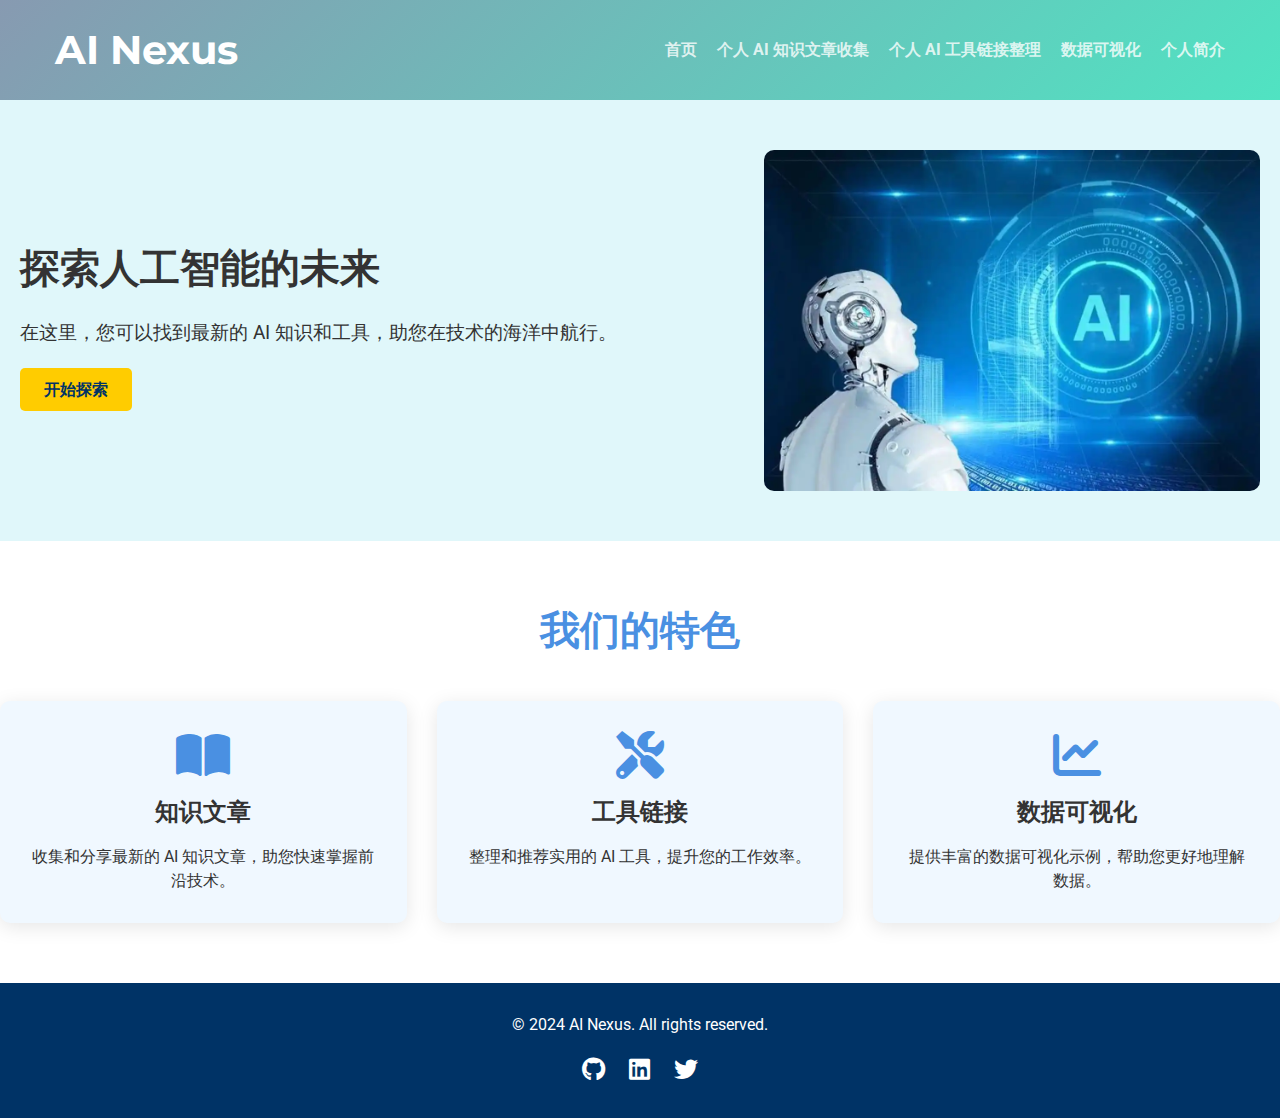
<file: index.html>
<!DOCTYPE html>
<html lang="zh">
<head>
    <meta charset="UTF-8">
    <meta name="viewport" content="width=device-width, initial-scale=1.0">
    <title>AI Nexus - 个人 AI 知识库</title>
    <link href="https://fonts.googleapis.com/css2?family=Roboto:wght@400;700&family=Montserrat:wght@700&display=swap" rel="stylesheet">
    <link rel="stylesheet" href="/css/style.css">
    <link rel="stylesheet" href="https://cdnjs.cloudflare.com/ajax/libs/font-awesome/6.0.0-beta3/css/all.min.css">
</head>
<body>
    <header>
        <div class="container">
            <h1>AI Nexus</h1>
            <nav>
                <ul>
                    <li><a href="index.html">首页</a></li>
                    <li><a href="index01.html">个人 AI 知识文章收集</a></li>
                    <li><a href="index02.html">个人 AI 工具链接整理</a></li>
                    <li><a href="index03.html">数据可视化</a></li>
                    <li><a href="index04.html">个人简介</a></li>
                </ul>
            </nav>
        </div>
    </header>

    <main>
        <section class="hero" id="home">  
            <div class="hero-content">  
                <h2>探索人工智能的未来</h2>  
                <p>在这里，您可以找到最新的 AI 知识和工具，助您在技术的海洋中航行。</p>  
                <a href="index03.html" class="btn">开始探索</a>  
            </div>  
            <img src="./image/1.jpg" alt="人工智能" class="hero-image">  
        </section>  

        <section class="features">
            <div class="container">
                <h2>我们的特色</h2>
                <div class="feature-grid">
                    <div class="feature-item">
                        <i class="fas fa-book-open"></i>
                        <h3>知识文章</h3>
                        <p>收集和分享最新的 AI 知识文章，助您快速掌握前沿技术。</p>
                    </div>
                    <div class="feature-item">
                        <i class="fas fa-tools"></i>
                        <h3>工具链接</h3>
                        <p>整理和推荐实用的 AI 工具，提升您的工作效率。</p>
                    </div>
                    <div class="feature-item">
                        <i class="fas fa-chart-line"></i>
                        <h3>数据可视化</h3>
                        <p>提供丰富的数据可视化示例，帮助您更好地理解数据。</p>
                    </div>
                </div>
            </div>
        </section>
    </main>

    <footer>
        <div class="container">
            <p>&copy; 2024 AI Nexus. All rights reserved.</p>
            <div class="social-links">
                <a href="#"><i class="fab fa-github"></i></a>
                <a href="#"><i class="fab fa-linkedin"></i></a>
                <a href="#"><i class="fab fa-twitter"></i></a>
            </div>
        </div>
    </footer>
</body>
</html>
</file>
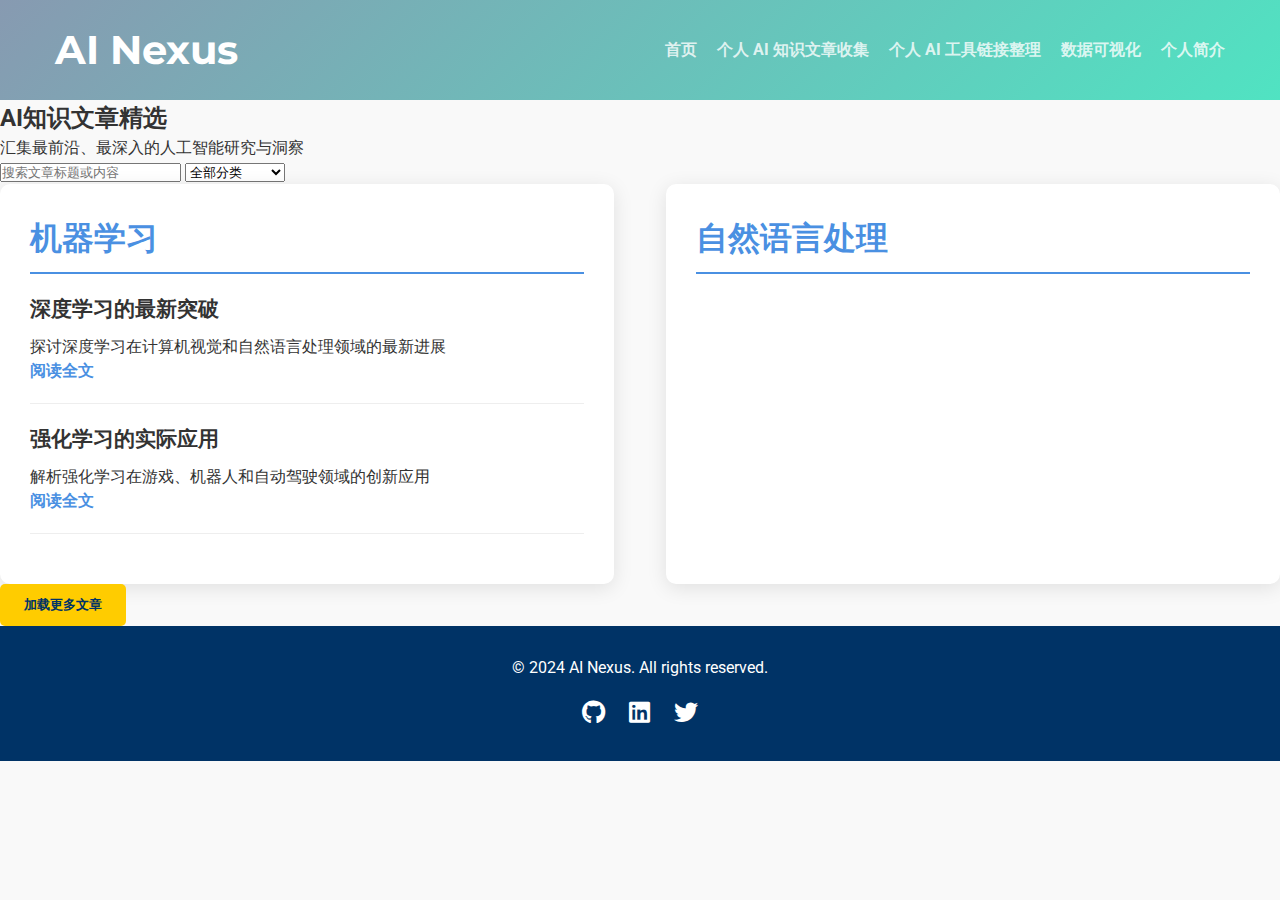
<file: index01.html>
<!DOCTYPE html>
<html lang="zh">
<head>
    <meta charset="UTF-8">
    <meta name="viewport" content="width=device-width, initial-scale=1.0">
    <title>AI知识文章收集 - AI Nexus</title>
    <link href="https://fonts.googleapis.com/css2?family=Roboto:wght@400;700&family=Montserrat:wght@700&display=swap" rel="stylesheet">
    <link rel="stylesheet" href="./css/1.css">
    <link rel="stylesheet" href="https://cdnjs.cloudflare.com/ajax/libs/font-awesome/6.0.0-beta3/css/all.min.css">
</head>
<body>
    <header>
        <div class="container">
            <h1>AI Nexus</h1>
            <nav>
                <ul>
                    <li><a href="index.html">首页</a></li>
                    <li><a href="index01.html">个人 AI 知识文章收集</a></li>
                    <li><a href="index02.html">个人 AI 工具链接整理</a></li>
                    <li><a href="index03.html">数据可视化</a></li>
                    <li><a href="index04.html">个人简介</a></li>
                </ul>
            </nav>
        </div>
    </header>

    <main>
        <section class="page-header">
            <div class="container">
                <h2>AI知识文章精选</h2>
                <p>汇集最前沿、最深入的人工智能研究与洞察</p>
            </div>
        </section>

        <section class="content-section">
            <div class="container">
                <div class="search-tools">
                    <input type="text" id="article-search" placeholder="搜索文章标题或内容">
                    <select id="category-filter">
                        <option value="all">全部分类</option>
                        <option value="机器学习">机器学习</option>
                        <option value="自然语言处理">自然语言处理</option>
                    </select>
                </div>

                <div class="article-categories">
                    <div class="category">
                        <h3>机器学习</h3>
                        <div class="article-list">
                            <article>
                                <h4>深度学习的最新突破</h4>
                                <p>探讨深度学习在计算机视觉和自然语言处理领域的最新进展</p>
                                <a href="https://www.nature.com/articles/s41586-023-06221-2" class="read-more">阅读全文</a>
                            </article>
                            <article>
                                <h4>强化学习的实际应用</h4>
                                <p>解析强化学习在游戏、机器人和自动驾驶领域的创新应用</p>
                                <a href="https://openai.com/news/" class="read-more">阅读全文</a>
                            </article>
                        </div>
                    </div>

                    <div class="category">
                        <h3>自然语言处理</h3>
                        <div class="article-list">
                            <article>
                                <h4>大语言模型的伦理挑战</h4>
                                <p>深入探讨AI语言模型的社会影响和伦理考量</p>
                                <a href="https://www.microsoft.com/en-us/research/blog/" class="read-more">阅读全文</a>
                            </article>
                            <article>
                                <h4>多语言翻译的AI革命</h4>
                                <p>分析最新的神经机器翻译技术和跨语言理解进展</p>
                                <a href="https://arxiv.org/abs/2305.15006" class="read-more">阅读全文</a>
                            </article>
                        </div>
                    </div>
                </div>

                <div class="load-more-container">
                    <button id="load-more-articles" class="btn">加载更多文章</button>
                </div>
            </div>
        </section>
    </main>

    <footer>
        <div class="container">
            <p>&copy; 2024 AI Nexus. All rights reserved.</p>
            <div class="social-links">
                <a href="#"><i class="fab fa-github"></i></a>
                <a href="#"><i class="fab fa-linkedin"></i></a>
                <a href="#"><i class="fab fa-twitter"></i></a>
            </div>
        </div>
    </footer>

    <script src="../js/01.js"></script>
</body>
</html>
</file>
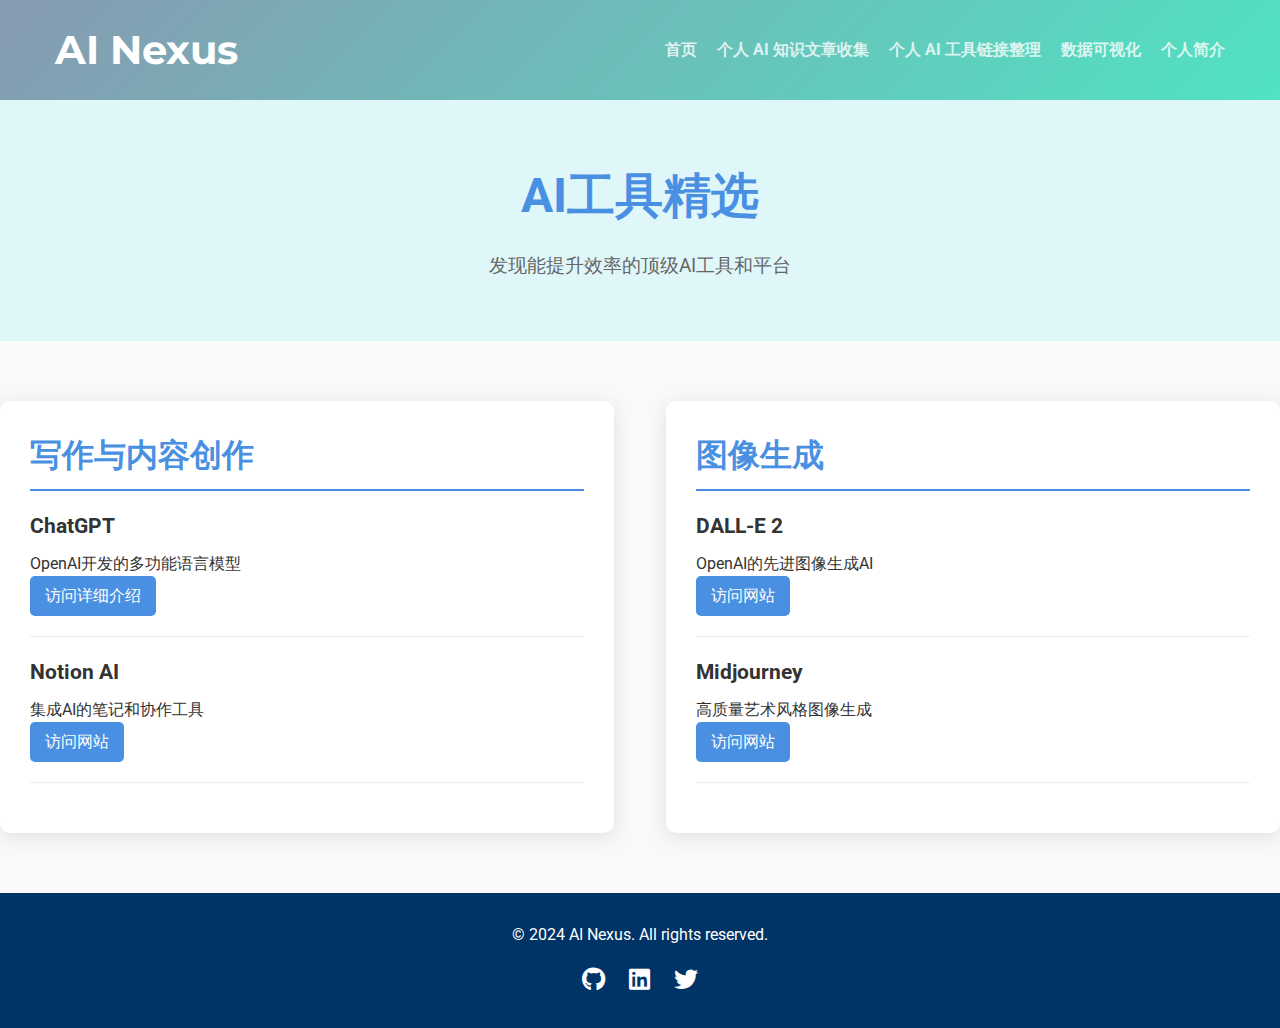
<file: index02.html>
<!DOCTYPE html>
<html lang="zh">
<head>
    <meta charset="UTF-8">
    <meta name="viewport" content="width=device-width, initial-scale=1.0">
    <title>AI工具链接整理 - AI Nexus</title>
    <link href="https://fonts.googleapis.com/css2?family=Roboto:wght@400;700&family=Montserrat:wght@700&display=swap" rel="stylesheet">
    <link rel="stylesheet" href="./css/2.css">
    <link rel="stylesheet" href="https://cdnjs.cloudflare.com/ajax/libs/font-awesome/6.0.0-beta3/css/all.min.css">
</head>
<body>
    <header>
        <div class="container">
            <h1>AI Nexus</h1>
            <nav>
                <ul>
                    <li><a href="index.html">首页</a></li>
                    <li><a href="index01.html">个人 AI 知识文章收集</a></li>
                    <li><a href="index02.html">个人 AI 工具链接整理</a></li>
                    <li><a href="index03.html">数据可视化</a></li>
                    <li><a href="index04.html">个人简介</a></li>
                </ul>
            </nav>
        </div>
    </header>

    <main>
        <section class="tools-hero">
            <div class="container">
                <h2>AI工具精选</h2>
                <p>发现能提升效率的顶级AI工具和平台</p>
            </div>
        </section>

        <section class="tools-grid">
            <div class="container">
                <div class="tool-categories">
                    <div class="tool-category">
                        <h3>写作与内容创作</h3>
                        <div class="tool-list">
                            <div class="tool-item">
                                <h4>ChatGPT</h4>
                                <p>OpenAI开发的多功能语言模型</p>
                                <a href="index0201.html" target="_blank" class="tool-link">访问详细介绍</a>
                            </div>
                            <div class="tool-item">
                                <h4>Notion AI</h4>
                                <p>集成AI的笔记和协作工具</p>
                                <a href="https://www.notion.so" target="_blank" class="tool-link">访问网站</a>
                            </div>
                        </div>
                    </div>

                    <div class="tool-category">
                        <h3>图像生成</h3>
                        <div class="tool-list">
                            <div class="tool-item">
                                <h4>DALL-E 2</h4>
                                <p>OpenAI的先进图像生成AI</p>
                                <a href="https://openai.com/dall-e-2" target="_blank" class="tool-link">访问网站</a>
                            </div>
                            <div class="tool-item">
                                <h4>Midjourney</h4>
                                <p>高质量艺术风格图像生成</p>
                                <a href="https://www.midjourney.com" target="_blank" class="tool-link">访问网站</a>
                            </div>
                        </div>
                    </div>
                </div>
            </div>
        </section>
    </main>

    <footer>
        <div class="container">
            <p>&copy; 2024 AI Nexus. All rights reserved.</p>
            <div class="social-links">
                <a href="#"><i class="fab fa-github"></i></a>
                <a href="#"><i class="fab fa-linkedin"></i></a>
                <a href="#"><i class="fab fa-twitter"></i></a>
            </div>
        </div>
    </footer>
</body>
</html>
</file>
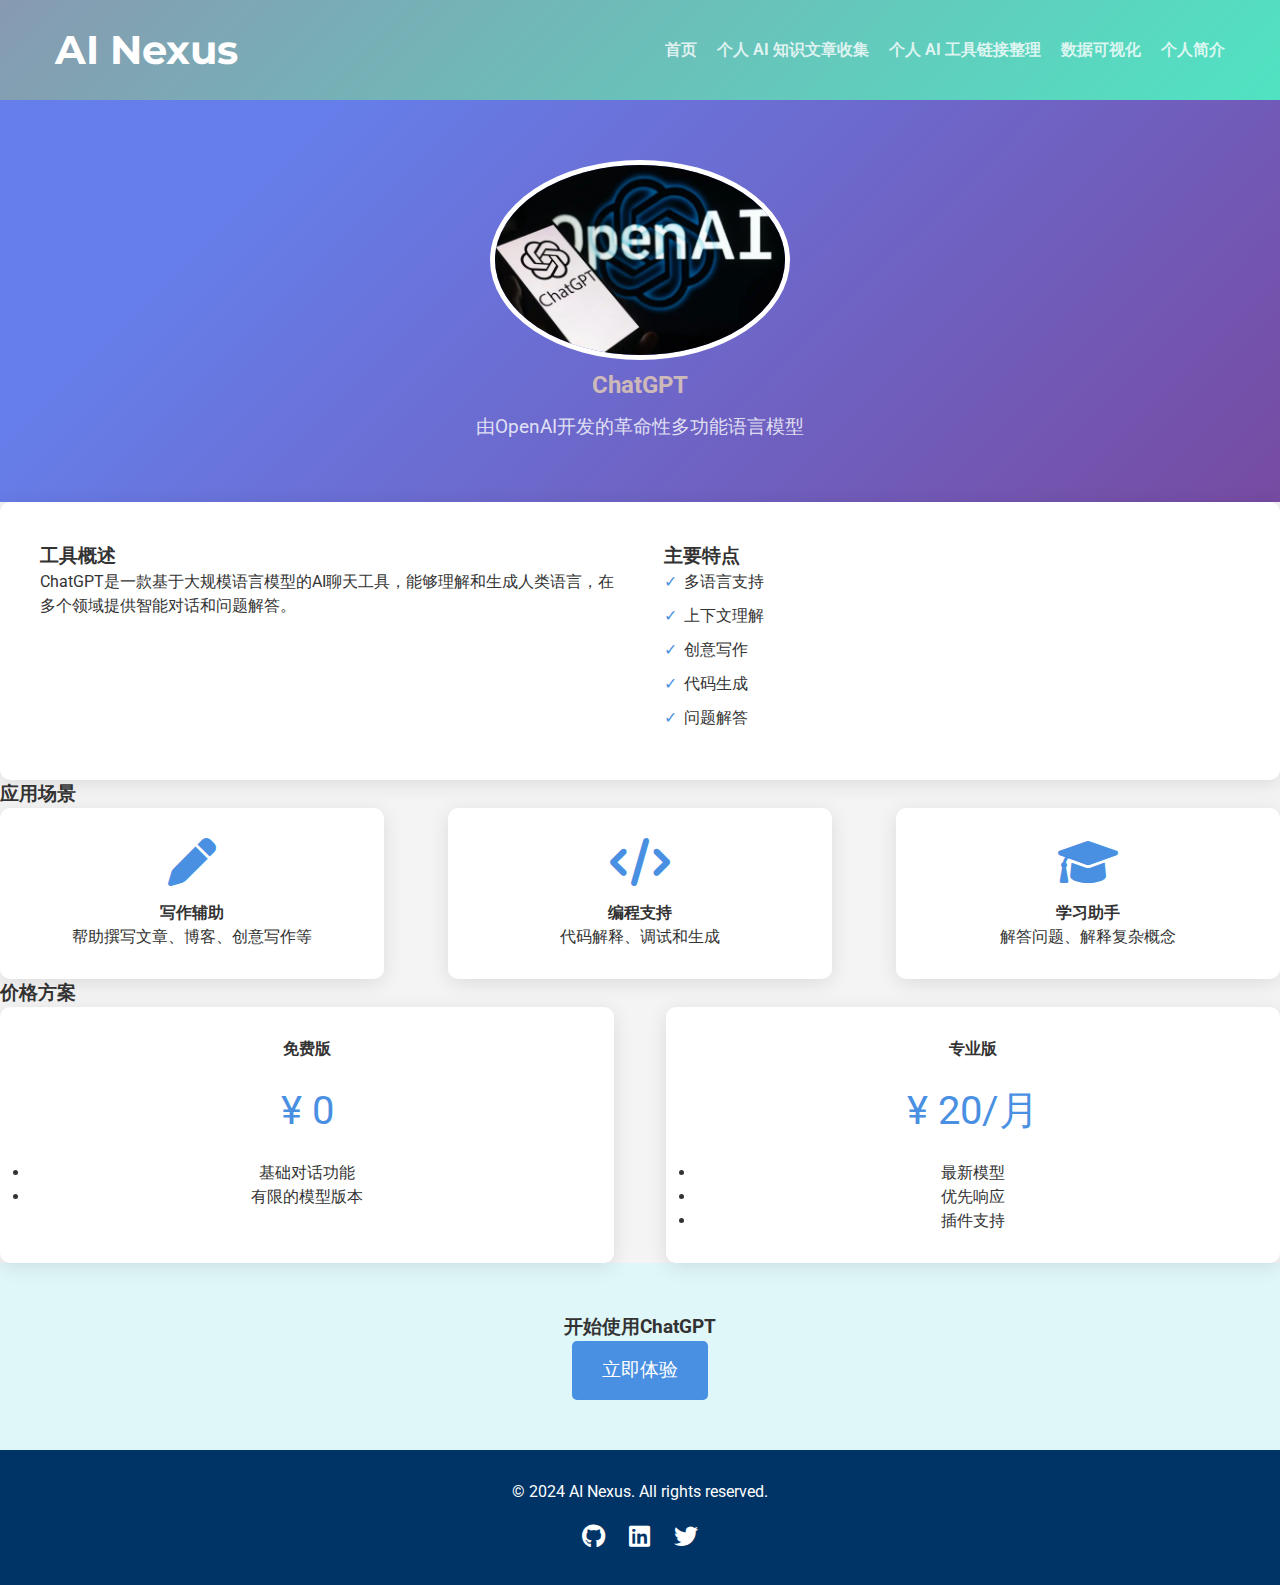
<file: index0201.html>
<!DOCTYPE html>
<html lang="zh">
<head>
    <meta charset="UTF-8">
    <meta name="viewport" content="width=device-width, initial-scale=1.0">
    <title>ChatGPT详细介绍 - AI Nexus</title>
    <link href="https://fonts.googleapis.com/css2?family=Roboto:wght@400;700&family=Montserrat:wght@700&display=swap" rel="stylesheet">
    <link rel="stylesheet" href="../css/2.css">
    <style></style>
    <link rel="stylesheet" href="https://cdnjs.cloudflare.com/ajax/libs/font-awesome/6.0.0-beta3/css/all.min.css">
</head>
<body>
    <header>
        <div class="container">
            <h1>AI Nexus</h1>
            <nav>
                <ul>
                    <li><a href="index.html">首页</a></li>
                    <li><a href="index01.html">个人 AI 知识文章收集</a></li>
                    <li><a href="index02.html">个人 AI 工具链接整理</a></li>
                    <li><a href="index03.html">数据可视化</a></li>
                    <li><a href="index04.html">个人简介</a></li>
                </ul>
            </nav>
        </div>
    </header>

    <main class="tool-detail-page">
        <section class="tool-header">
            <div class="container">
                <div class="tool-logo">
                    <img src="../image/2.jpg" alt="ChatGPT Logo">
                </div>
                <h2>ChatGPT</h2>
                <p class="tool-tagline">由OpenAI开发的革命性多功能语言模型</p>
            </div>
        </section>

        <section class="tool-overview">
            <div class="container">
                <div class="overview-grid">
                    <div class="overview-text">
                        <h3>工具概述</h3>
                        <p>ChatGPT是一款基于大规模语言模型的AI聊天工具，能够理解和生成人类语言，在多个领域提供智能对话和问题解答。</p>
                    </div>
                    <div class="overview-features">
                        <h3>主要特点</h3>
                        <ul>
                            <li>多语言支持</li>
                            <li>上下文理解</li>
                            <li>创意写作</li>
                            <li>代码生成</li>
                            <li>问题解答</li>
                        </ul>
                    </div>
                </div>
            </div>
        </section>

        <section class="tool-use-cases">
            <div class="container">
                <h3>应用场景</h3>
                <div class="use-cases-grid">
                    <div class="use-case">
                        <i class="fas fa-pen"></i>
                        <h4>写作辅助</h4>
                        <p>帮助撰写文章、博客、创意写作等</p>
                    </div>
                    <div class="use-case">
                        <i class="fas fa-code"></i>
                        <h4>编程支持</h4>
                        <p>代码解释、调试和生成</p>
                    </div>
                    <div class="use-case">
                        <i class="fas fa-graduation-cap"></i>
                        <h4>学习助手</h4>
                        <p>解答问题、解释复杂概念</p>
                    </div>
                </div>
            </div>
        </section>

        <section class="tool-pricing">
            <div class="container">
                <h3>价格方案</h3>
                <div class="pricing-grid">
                    <div class="pricing-tier">
                        <h4>免费版</h4>
                        <p class="price">¥ 0</p>
                        <ul>
                            <li>基础对话功能</li>
                            <li>有限的模型版本</li>
                        </ul>
                    </div>
                    <div class="pricing-tier">
                        <h4>专业版</h4>
                        <p class="price">¥ 20/月</p>
                        <ul>
                            <li>最新模型</li>
                            <li>优先响应</li>
                            <li>插件支持</li>
                        </ul>
                    </div>
                </div>
            </div>
        </section>

        <section class="tool-cta">
            <div class="container">
                <h3>开始使用ChatGPT</h3>
                <a href="index021.html" target="_blank" class="cta-button">立即体验</a>
            </div>
        </section>
    </main>

    <footer>
        <div class="container">
            <p>&copy; 2024 AI Nexus. All rights reserved.</p>
            <div class="social-links">
                <a href="#"><i class="fab fa-github"></i></a>
                <a href="#"><i class="fab fa-linkedin"></i></a>
                <a href="#"><i class="fab fa-twitter"></i></a>
            </div>
        </div>
    </footer>
</body>
</html>
</file>
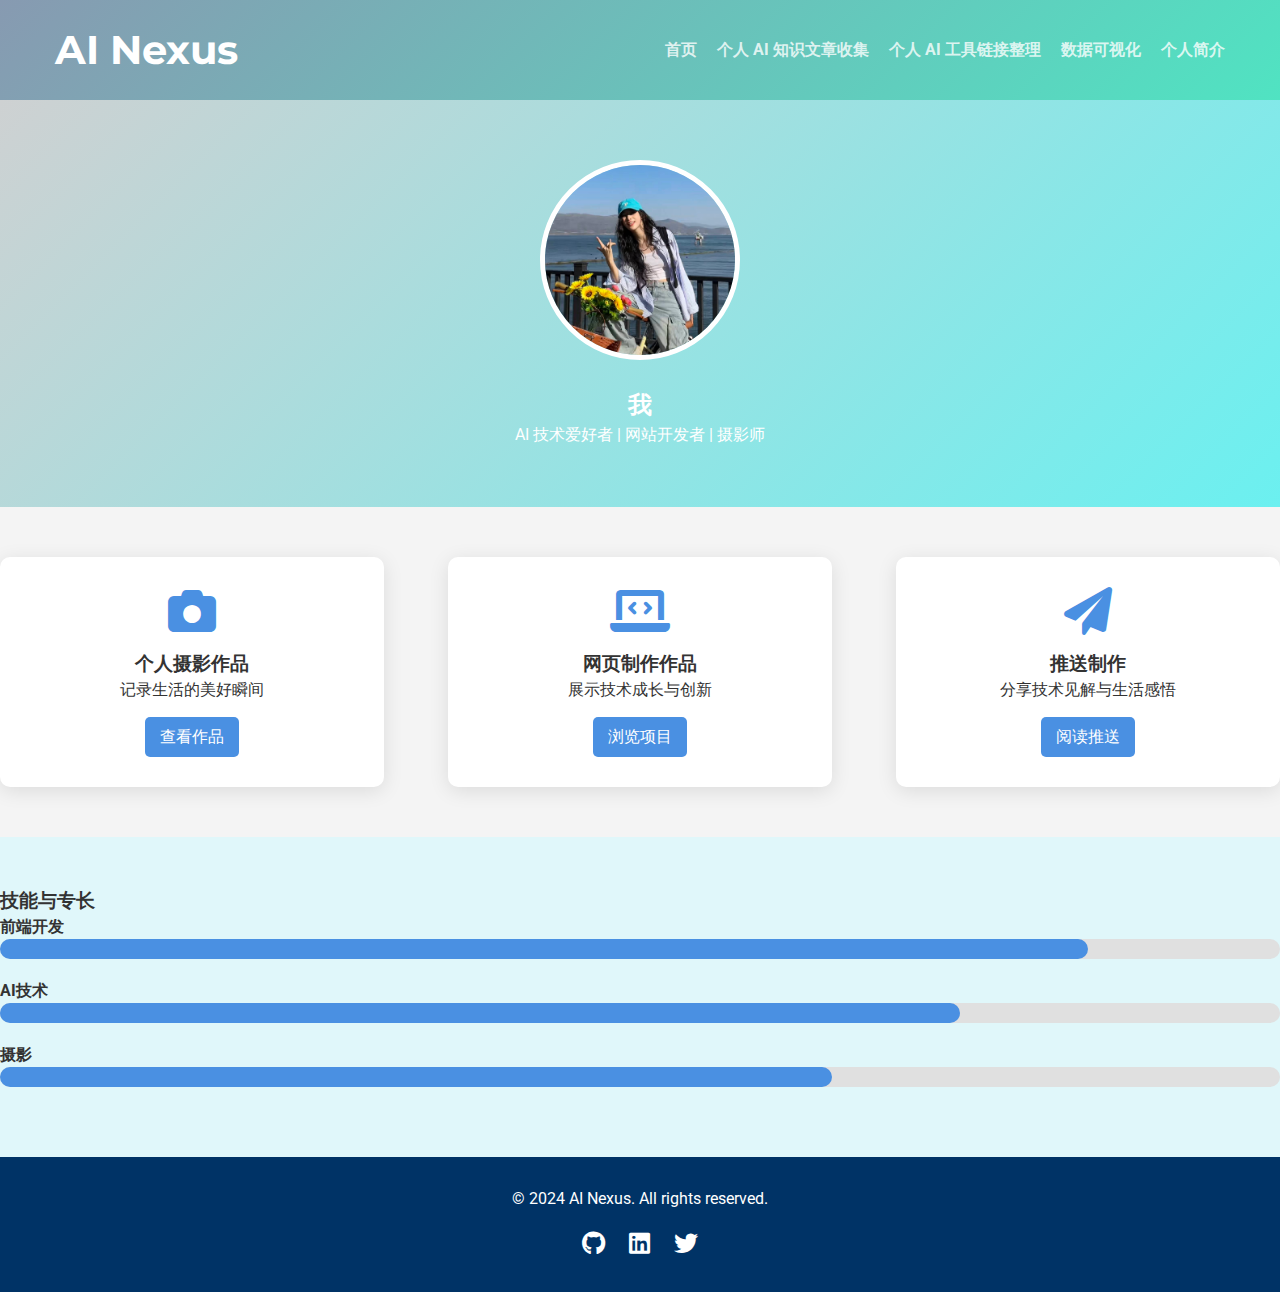
<file: index04.html>
<!DOCTYPE html>
<html lang="zh">
<head>
    <meta charset="UTF-8">
    <meta name="viewport" content="width=device-width, initial-scale=1.0">
    <title>个人简介 - AI Nexus</title>
    <link href="https://fonts.googleapis.com/css2?family=Roboto:wght@400;700&family=Montserrat:wght@700&display=swap" rel="stylesheet">
    <link rel="stylesheet" href="./css/4.css">
    <link rel="stylesheet" href="https://cdnjs.cloudflare.com/ajax/libs/font-awesome/6.0.0-beta3/css/all.min.css">
</head>
<body>
    <header>
        <div class="container">
            <h1>AI Nexus</h1>
            <nav>
                <ul>
                    <li><a href="index.html">首页</a></li>
                    <li><a href="index01.html">个人 AI 知识文章收集</a></li>
                    <li><a href="index02.html">个人 AI 工具链接整理</a></li>
                    <li><a href="index03.html">数据可视化</a></li>
                    <li><a href="index04.html">个人简介</a></li>
                </ul>
            </nav>
        </div>
    </header>

    <main class="about-page">
        <section class="profile-hero">
            <div class="container">
                <div class="profile-card">
                    <img src="./image/3.jpg" alt="个人头像" class="profile-avatar">
                    <h2>我</h2>
                    <p>AI 技术爱好者 | 网站开发者 | 摄影师</p>
                </div>
            </div>
        </section>

        <section class="about-sections">
            <div class="container">
                <div class="section-grid">
                    <div class="section-card">
                        <i class="fas fa-camera"></i>
                        <h3>个人摄影作品</h3>
                        <p>记录生活的美好瞬间</p>
                        <a href="index0401.html" class="section-link">查看作品</a>
                    </div>
                    <div class="section-card">
                        <i class="fas fa-laptop-code"></i>
                        <h3>网页制作作品</h3>
                        <p>展示技术成长与创新</p>
                        <a href="index0402.html" class="section-link">浏览项目</a>
                    </div>
                    <div class="section-card">
                        <i class="fas fa-paper-plane"></i>
                        <h3>推送制作</h3>
                        <p>分享技术见解与生活感悟</p>
                        <a href="index0403.html" class="section-link">阅读推送</a>
                    </div>
                </div>
            </div>
        </section>

        <section class="skills-section">
            <div class="container">
                <h3>技能与专长</h3>
                <div class="skills-grid">
                    <div class="skill-item">
                        <h4>前端开发</h4>
                        <div class="skill-bar">
                            <div class="skill-level" style="width: 85%;"></div>
                        </div>
                    </div>
                    <div class="skill-item">
                        <h4>AI技术</h4>
                        <div class="skill-bar">
                            <div class="skill-level" style="width: 75%;"></div>
                        </div>
                    </div>
                    <div class="skill-item">
                        <h4>摄影</h4>
                        <div class="skill-bar">
                            <div class="skill-level" style="width: 65%;"></div>
                        </div>
                    </div>
                </div>
            </div>
        </section>
    </main>

    <footer>
        <div class="container">
            <p>&copy; 2024 AI Nexus. All rights reserved.</p>
            <div class="social-links">
                <a href="#"><i class="fab fa-github"></i></a>
                <a href="#"><i class="fab fa-linkedin"></i></a>
                <a href="#"><i class="fab fa-twitter"></i></a>
            </div>
        </div>
    </footer>
</body>
</html>
</file>
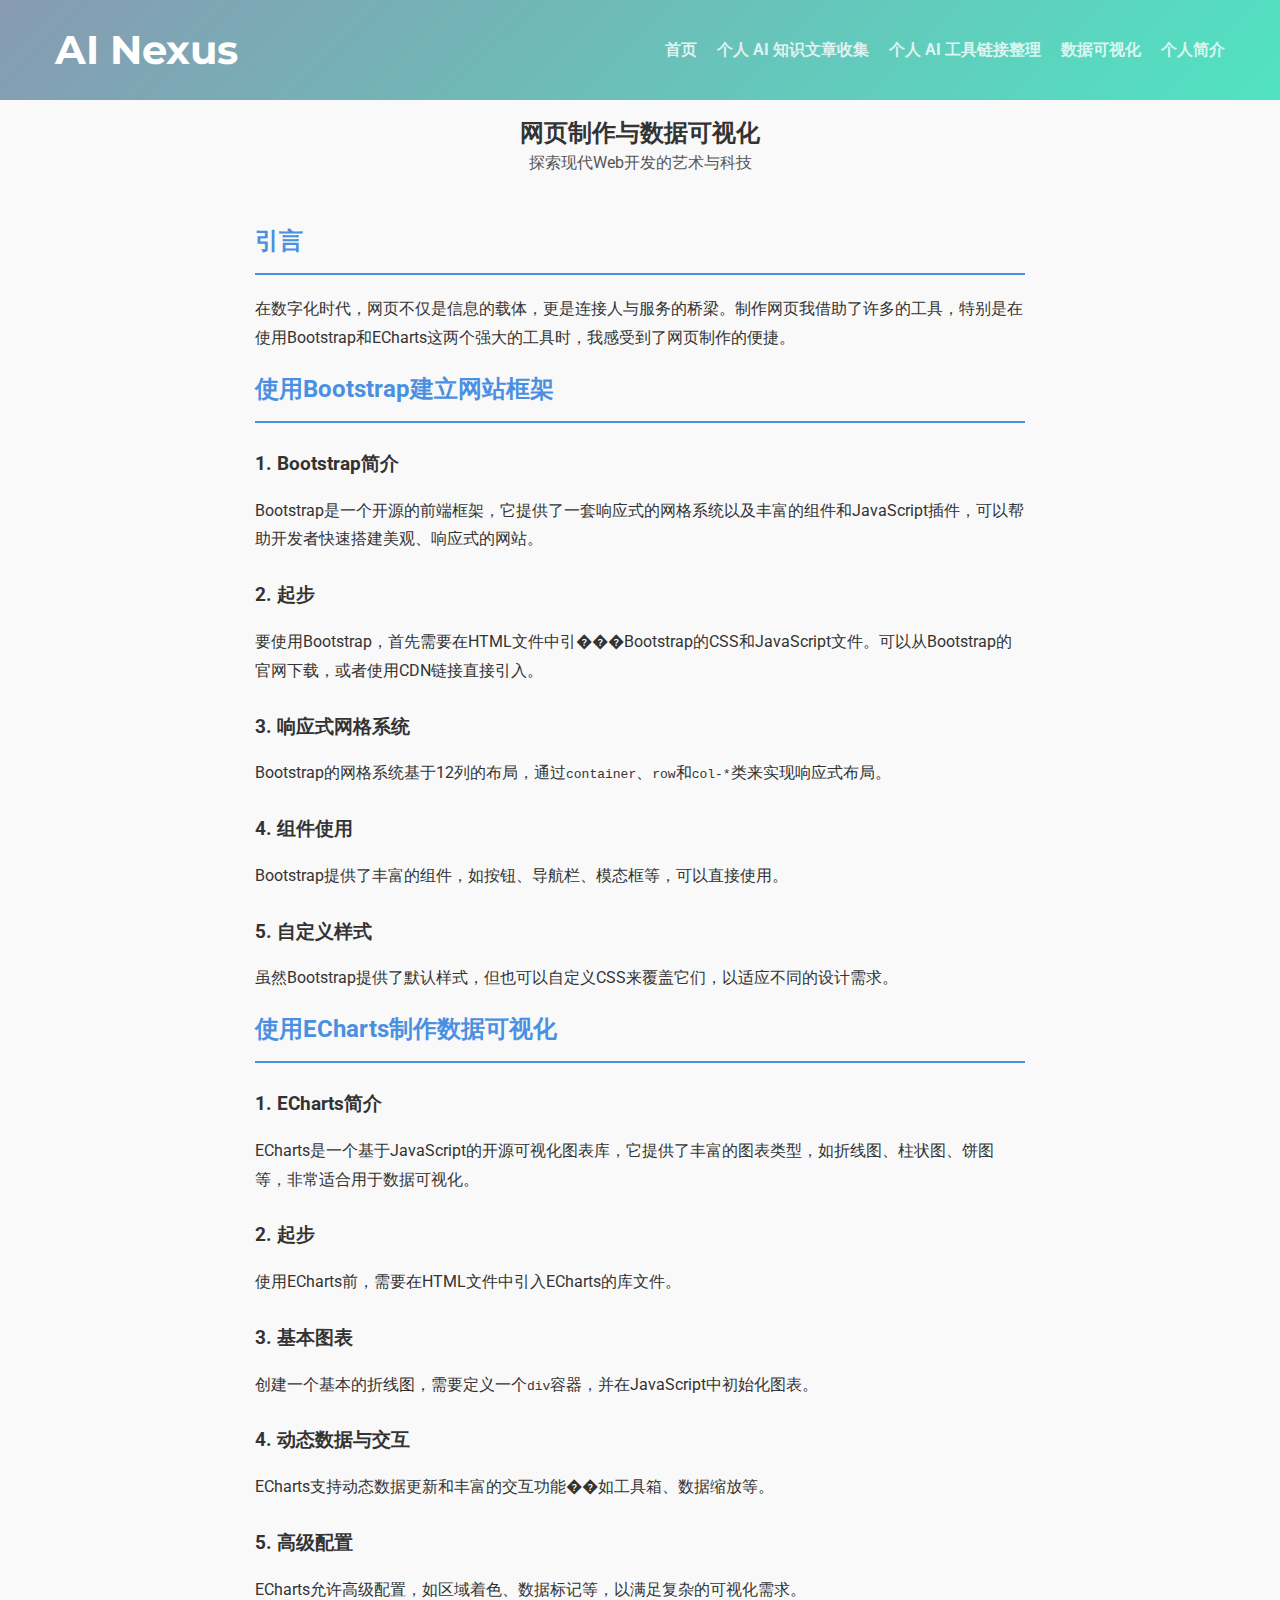
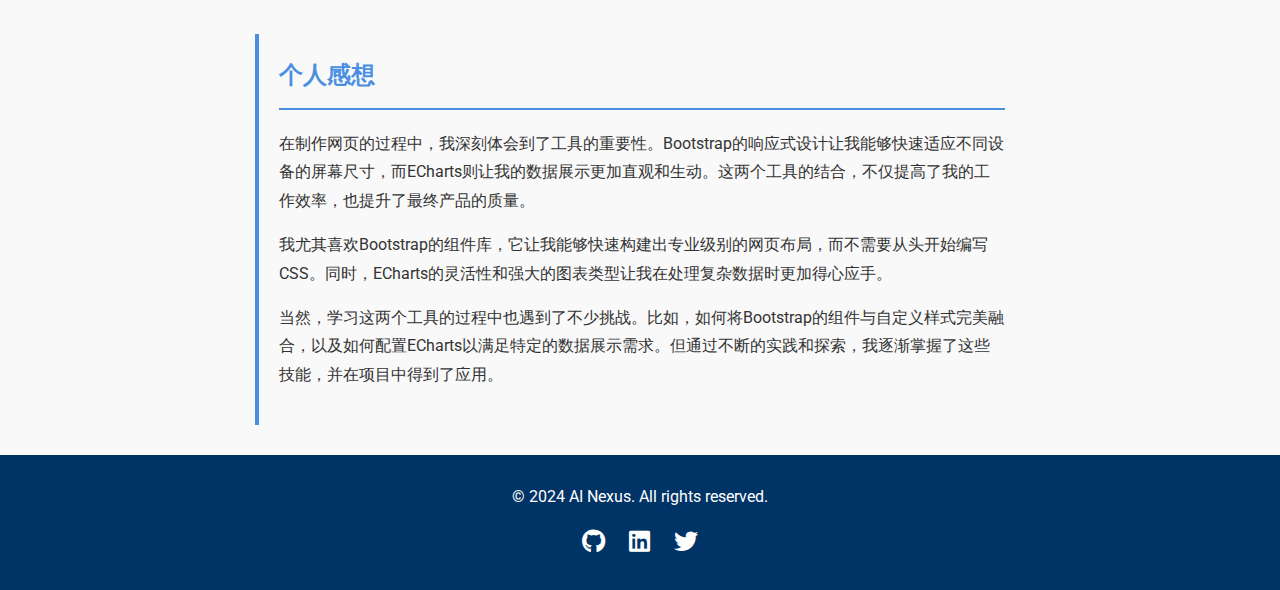
<file: index0402.html>
<!DOCTYPE html>
<html lang="zh">
<head>
    <meta charset="UTF-8">
    <meta name="viewport" content="width=device-width, initial-scale=1.0">
    <title>网页制作与数据可视化 - AI Nexus</title>
    <link href="https://fonts.googleapis.com/css2?family=Roboto:wght@400;700&family=Montserrat:wght@700&display=swap" rel="stylesheet">
    <link rel="stylesheet" href="../css/2.css">
    <link rel="stylesheet" href="https://cdnjs.cloudflare.com/ajax/libs/font-awesome/6.0.0-beta3/css/all.min.css">
    <style>
        .note-content {
            max-width: 800px;
            margin: 0 auto;
            line-height: 1.8;
            padding: 30px 15px;
        }
        .note-content h2 {
            border-bottom: 2px solid #4a90e2;
            padding-bottom: 10px;
            margin-bottom: 20px;
            color: #4a90e2;
        }
        .note-content h3 {
            color: #333;
            margin-top: 25px;
            margin-bottom: 15px;
        }
        .note-content p {
            margin-bottom: 15px;
        }
        .code-block {
            background-color: #f4f4f4;
            border-radius: 5px;
            padding: 15px;
            margin: 15px 0;
            overflow-x: auto;
        }
        .personal-reflection {
            background-color: #f9f9f9;
            border-left: 4px solid #4a90e2;
            padding: 20px;
            margin-top: 30px;
        }
    </style>
</head>
<body>
    <header>
        <div class="container">
            <h1>AI Nexus</h1>
            <nav>
                <ul>
                    <li><a href="index.html">首页</a></li>
                    <li><a href="index01.html">个人 AI 知识文章收集</a></li>
                    <li><a href="index02.html">个人 AI 工具链接整理</a></li>
                    <li><a href="index03.html">数据可视化</a></li>
                    <li><a href="index04.html">个人简介</a></li>
                </ul>
            </nav>
        </div>
    </header>

    <main>
        <section class="page-hero">
            <div class="container" style="display: flex; justify-content: center; align-items: center; height: 10vh;">
                <div style="text-align: center;">
                    <h2 style="color: #333333;">网页制作与数据可视化</h2>
                    <p style="color: #555555;">探索现代Web开发的艺术与科技</p>
                </div>
            </div>
        </section>

        <section class="note-content">
            <h2>引言</h2>
            <p>在数字化时代，网页不仅是信息的载体，更是连接人与服务的桥梁。制作网页我借助了许多的工具，特别是在使用Bootstrap和ECharts这两个强大的工具时，我感受到了网页制作的便捷。</p>

            <h2>使用Bootstrap建立网站框架</h2>
            <h3>1. Bootstrap简介</h3>
            <p>Bootstrap是一个开源的前端框架，它提供了一套响应式的网格系统以及丰富的组件和JavaScript插件，可以帮助开发者快速搭建美观、响应式的网站。</p>

            <h3>2. 起步</h3>
            <p>要使用Bootstrap，首先需要在HTML文件中引���Bootstrap的CSS和JavaScript文件。可以从Bootstrap的官网下载，或者使用CDN链接直接引入。</p>

            <h3>3. 响应式网格系统</h3>
            <p>Bootstrap的网格系统基于12列的布局，通过<code>container</code>、<code>row</code>和<code>col-*</code>类来实现响应式布局。</p>

            <h3>4. 组件使用</h3>
            <p>Bootstrap提供了丰富的组件，如按钮、导航栏、模态框等，可以直接使用。</p>

            <h3>5. 自定义样式</h3>
            <p>虽然Bootstrap提供了默认样式，但也可以自定义CSS来覆盖它们，以适应不同的设计需求。</p>

            <h2>使用ECharts制作数据可视化</h2>
            <h3>1. ECharts简介</h3>
            <p>ECharts是一个基于JavaScript的开源可视化图表库，它提供了丰富的图表类型，如折线图、柱状图、饼图等，非常适合用于数据可视化。</p>

            <h3>2. 起步</h3>
            <p>使用ECharts前，需要在HTML文件中引入ECharts的库文件。</p>

            <h3>3. 基本图表</h3>
            <p>创建一个基本的折线图，需要定义一个<code>div</code>容器，并在JavaScript中初始化图表。</p>

            <h3>4. 动态数据与交互</h3>
            <p>ECharts支持动态数据更新和丰富的交互功能��如工具箱、数据缩放等。</p>

            <h3>5. 高级配置</h3>
            <p>ECharts允许高级配置，如区域着色、数据标记等，以满足复杂的可视化需求。</p>

            <div class="personal-reflection">
                <h2>个人感想</h2>
                <p>在制作网页的过程中，我深刻体会到了工具的重要性。Bootstrap的响应式设计让我能够快速适应不同设备的屏幕尺寸，而ECharts则让我的数据展示更加直观和生动。这两个工具的结合，不仅提高了我的工作效率，也提升了最终产品的质量。</p>
                <p>我尤其喜欢Bootstrap的组件库，它让我能够快速构建出专业级别的网页布局，而不需要从头开始编写CSS。同时，ECharts的灵活性和强大的图表类型让我在处理复杂数据时更加得心应手。</p>
                <p>当然，学习这两个工具的过程中也遇到了不少挑战。比如，如何将Bootstrap的组件与自定义样式完美融合，以及如何配置ECharts以满足特定的数据展示需求。但通过不断的实践和探索，我逐渐掌握了这些技能，并在项目中得到了应用。</p>
            </div>
        </section>
    </main>

    <footer>
        <div class="container">
            <p>&copy; 2024 AI Nexus. All rights reserved.</p>
            <div class="social-links">
                <a href="#"><i class="fab fa-github"></i></a>
                <a href="#"><i class="fab fa-linkedin"></i></a>
                <a href="#"><i class="fab fa-twitter"></i></a>
            </div>
        </div>
    </footer>
</body>
</html>
</file>
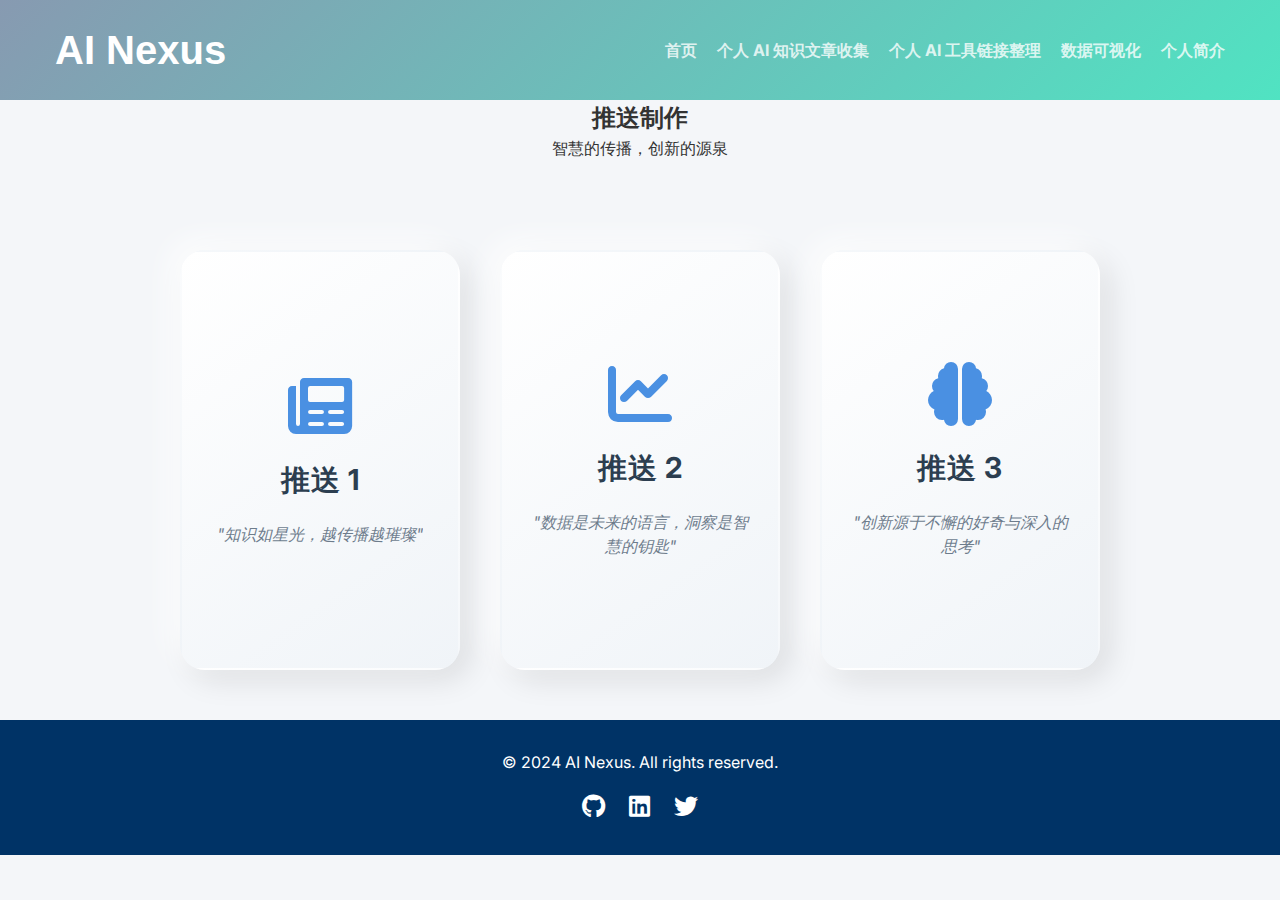
<file: index0403.html>
<!DOCTYPE html>
<html lang="zh">
<head>
    <meta charset="UTF-8">
    <meta name="viewport" content="width=device-width, initial-scale=1.0">
    <title>推送制作 - 智慧之旅</title>
    <link href="https://fonts.googleapis.com/css2?family=Inter:wght@300;400;600;700&display=swap" rel="stylesheet">
    <link rel="stylesheet" href="../css/2.css">
    <link rel="stylesheet" href="https://cdnjs.cloudflare.com/ajax/libs/font-awesome/6.0.0-beta3/css/all.min.css">
    <style>
        body {
            background-color: #f4f6f9;
            font-family: 'Inter', sans-serif;
        }
        .page-hero {
            text-align: center;
            margin-bottom: 40px;
        }
        .push-container {
            display: flex;
            justify-content: center;
            align-items: center;
            gap: 40px;
            padding: 50px 0;
        }
        .push-button {
            width: 280px;
            height: 420px;
            background: linear-gradient(145deg, #ffffff, #f0f4f8);
            border-radius: 25px;
            box-shadow: 
                -10px -10px 30px rgba(255,255,255,0.8),
                10px 10px 30px rgba(0,0,0,0.1);
            display: flex;
            flex-direction: column;
            justify-content: space-between;
            align-items: center;
            padding: 35px 25px;
            position: relative;
            overflow: hidden;
            transition: all 0.5s cubic-bezier(0.25, 0.46, 0.45, 0.94);
            cursor: pointer;
            border: 2px solid transparent;
        }
        .push-button::before {
            content: '';
            position: absolute;
            top: -50%;
            left: -50%;
            width: 200%;
            height: 200%;
            background: radial-gradient(
                circle at center, 
                rgba(74,144,226,0.1) 0%, 
                transparent 70%
            );
            transform: rotate(45deg);
            transition: all 0.5s ease;
            opacity: 0;
        }
        .push-button:hover {
            transform: scale(1.05);
            box-shadow: 
                -15px -15px 40px rgba(255,255,255,0.9),
                15px 15px 40px rgba(0,0,0,0.15);
            border-color: #4a90e2;
        }
        .push-button:hover::before {
            opacity: 1;
        }
        .icon {
            font-size: 4em;
            color: #4a90e2;
            margin-bottom: 20px;
            transition: transform 0.3s ease;
        }
        .push-button:hover .icon {
            transform: rotate(360deg);
        }
        .push-button h3 {
            margin: 0;
            color: #2c3e50;
            font-size: 1.8em;
            font-weight: 700;
            letter-spacing: 1px;
            text-transform: uppercase;
        }
        .quote {
            color: #34495e;
            font-style: italic;
            font-size: 1em;
            text-align: center;
            margin-top: 20px;
            opacity: 0.7;
            transition: opacity 0.3s ease;
        }
        .push-button:hover .quote {
            opacity: 1;
        }
        .button-content {
            display: flex;
            flex-direction: column;
            align-items: center;
            justify-content: center;
            text-align: center;
            height: 100%;
        }
        .button-overlay {
            position: absolute;
            bottom: 0;
            left: 0;
            width: 100%;
            height: 5px;
            background: linear-gradient(to right, #4a90e2, #6a11cb);
            transform: scaleX(0);
            transform-origin: right;
            transition: transform 0.3s ease;
        }
        .push-button:hover .button-overlay {
            transform: scaleX(1);
            transform-origin: left;
        }
    </style>
</head>
</head>  
<body>  
    <header>  
        <div class="container">  
            <h1>AI Nexus</h1>  
            <nav>  
                <ul>  
                    <li><a href="index.html">首页</a></li>
                    <li><a href="index01.html">个人 AI 知识文章收集</a></li>
                    <li><a href="index02.html">个人 AI 工具链接整理</a></li>
                    <li><a href="index03.html">数据可视化</a></li>
                    <li><a href="index04.html">个人简介</a></li>
                </ul>
            </nav>  
        </div>  
    </header>  

    <main>  
        <section class="page-hero">  
            <div class="container">  
                <h2>推送制作</h2>  
                <p>智慧的传播，创新的源泉</p>  
            </div>  
        </section>  

        <section class="push-container">  
            <div class="push-button" onclick="window.open('https://mp.weixin.qq.com/s/a_wYZdf8WKIh5DKiXV42jA', '_blank')">  
                <div class="button-content">  
                    <i class="icon fas fa-newspaper"></i>  
                    <h3>推送 1</h3>  
                    <p class="quote">"知识如星光，越传播越璀璨"</p>  
                </div>  
                <div class="button-overlay"></div>  
            </div>  
            <div class="push-button" onclick="window.open('https://mp.weixin.qq.com/s/Iywf8nl5g1MzFEbJJeYFmA', '_blank')">  
                <div class="button-content">  
                    <i class="icon fas fa-chart-line"></i>  
                    <h3>推送 2</h3>  
                    <p class="quote">"数据是未来的语言，洞察是智慧的钥匙"</p>  
                </div>  
                <div class="button-overlay"></div>  
            </div>  
            <div class="push-button" onclick="window.open('https://mp.weixin.qq.com/s/p64Xji93Zzn2dUNpgAh__w', '_blank')">  
                <div class="button-content">  
                    <i class="icon fas fa-brain"></i>  
                    <h3>推送 3</h3>  
                    <p class="quote">"创新源于不懈的好奇与深入的思考"</p>  
                </div>  
                <div class="button-overlay"></div>  
            </div>  
        </section>  
    </main>  

    <footer>  
        <div class="container">  
            <p>&copy; 2024 AI Nexus. All rights reserved.</p>  
            <div class="social-links">  
                <a href="#"><i class="fab fa-github"></i></a>  
                <a href="#"><i class="fab fa-linkedin"></i></a>  
                <a href="#"><i class="fab fa-twitter"></i></a>  
            </div>  
        </div>  
    </footer>  
</body>  
</html>
</file>
<file: css/1.css>
/* 复用主页的基础CSS */
@import url('../css/style.css');

.articles-hero {
    background-color: #e0f7fa;
    text-align: center;
    padding: 60px 0;
}

.articles-hero h2 {
    font-size: 3rem;
    color: #4a90e2;
    margin-bottom: 20px;
}

.articles-hero p {
    font-size: 1.2rem;
    color: #666;
}

.articles-grid {
    padding: 60px 0;
    background-color: #f9f9f9;
}

.article-categories {
    display: flex;
    justify-content: space-between;
}

.category {
    width: 48%;
    background-color: white;
    border-radius: 10px;
    box-shadow: 0 4px 20px rgba(0,0,0,0.1);
    padding: 30px;
}

.category h3 {
    font-size: 2rem;
    color: #4a90e2;
    margin-bottom: 20px;
    border-bottom: 2px solid #4a90e2;
    padding-bottom: 10px;
}

.article-list article {
    margin-bottom: 20px;
    padding-bottom: 20px;
    border-bottom: 1px solid #eee;
}

.article-list h4 {
    font-size: 1.3rem;
    color: #333;
    margin-bottom: 10px;
}

.read-more {
    display: inline-block;
    color: #4a90e2;
    text-decoration: none;
    font-weight: bold;
    transition: color 0.3s;
}

.read-more:hover {
    color: #ffcc00;
}
</file>
<file: css/2.css>
/* 复用主页的基础CSS */
@import url('../css/style.css');

.tools-hero {
    background-color: #e0f7fa;
    text-align: center;
    padding: 60px 0;
}

.tools-hero h2 {
    font-size: 3rem;
    color: #4a90e2;
    margin-bottom: 20px;
}

.tools-hero p {
    font-size: 1.2rem;
    color: #666;
}

.tools-grid {
    padding: 60px 0;
    background-color: #f9f9f9;
}

.tool-categories {
    display: flex;
    justify-content: space-between;
}

.tool-category {
    width: 48%;
    background-color: white;
    border-radius: 10px;
    box-shadow: 0 4px 20px rgba(0,0,0,0.1);
    padding: 30px;
}

.tool-category h3 {
    font-size: 2rem;
    color: #4a90e2;
    margin-bottom: 20px;
    border-bottom: 2px solid #4a90e2;
    padding-bottom: 10px;
}

.tool-list .tool-item {
    margin-bottom: 20px;
    padding-bottom: 20px;
    border-bottom: 1px solid #eee;
}

.tool-list h4 {
    font-size: 1.3rem;
    color: #333;
    margin-bottom: 10px;
}

.tool-link {
    display: inline-block;
    background-color: #4a90e2;
    color: white;
    padding: 8px 15px;
    border-radius: 5px;
    text-decoration: none;
    transition: background-color 0.3s;
}

.tool-link:hover {
    background-color: #ffcc00;
    color: #003366;
}

/* 工具详情页面样式 */  
.tool-detail-page {  
    background-color: #f4f4f4;  
}  

.tool-header {  
    background: linear-gradient(135deg, #667eea 20%, #764ba2 100%);  
    color: rgb(205, 185, 185);  
    text-align: center;  
    padding: 60px 0;  
}  

.tool-logo img {  
    width: 300px;  
    height: 200px;  
    border-radius: 100%;  
    object-fit: cover;  
    border: 5px solid white;  
}  

.tool-tagline {  
    color: rgba(255,255,255,0.8);  
    font-size: 1.2rem;  
    margin-top: 10px;  
}  

.overview-grid {  
    display: flex;  
    justify-content: space-between;  
    background-color: white;  
    padding: 40px;  
    border-radius: 10px;  
    box-shadow: 0 4px 20px rgba(0,0,0,0.1);  
}  

.overview-text, .overview-features {  
    width: 48%;  
}  

.overview-features ul {  
    list-style-type: none;  
}  

.overview-features ul li {  
    margin-bottom: 10px;  
    position: relative;  
    padding-left: 20px;  
}  

.overview-features ul li:before {  
    content: '✓';  
    position: absolute;  
    left: 0;  
    color: #4a90e2;  
}  

.use-cases-grid {  
    display: flex;  
    justify-content: space-between;  
}  

.use-case {  
    text-align: center;  
    background-color: white;  
    padding: 30px;  
    border-radius: 10px;  
    width: 30%;  
    box-shadow: 0 4px 20px rgba(0,0,0,0.1);  
}  

.use-case i {  
    font-size: 3rem;  
    color: #4a90e2;  
    margin-bottom: 15px;  
}  

.pricing-grid {  
    display: flex;  
    justify-content: space-between;  
}  

.pricing-tier {  
    width: 48%;  
    background-color: white;  
    padding: 30px;  
    border-radius: 10px;  
    text-align: center;  
    box-shadow: 0 4px 20px rgba(0,0,0,0.1);  
}  

.pricing-tier .price {  
    font-size: 2.5rem;  
    color: #4a90e2;  
    margin: 20px 0;  
}  

.tool-cta {  
    text-align: center;  
    padding: 50px 0;  
    background-color: #e0f7fa;  
}  

.cta-button {  
    display: inline-block;  
    background-color: #4a90e2;  
    color: white;  
    padding: 15px 30px;  
    border-radius: 5px;  
    text-decoration: none;  
    font-size: 1.2rem;  
    transition: background-color 0.3s;  
}  

.cta-button:hover {  
    background-color: #357abd;  
}
/* 摄影作品页面样式 */  
.photo-gallery {  
    padding: 50px 0;  
    background-color: #f4f4f4;  
}  

.gallery-grid {  
    display: grid;  
    grid-template-columns: repeat(3, 1fr);  
    gap: 20px;  
}  

.gallery-item {  
    overflow: hidden;  
    border-radius: 10px;  
    box-shadow: 0 4px 15px rgba(0,0,0,0.1);  
    transition: transform 0.3s ease;  
}  

.gallery-item:hover {  
    transform: scale(1.05);  
}  

.gallery-item img {  
    width: 100%;  
    height: 300px;  
    object-fit: cover;  
}  

/* 推送页面样式 */  
.publications-list {  
    padding: 50px 0;  
    background-color: #f4f4f4;  
}  

.publication-grid {  
    display: grid;  
    grid-template-columns: repeat(3, 1fr);  
    gap: 30px;  
}  

.publication-card {  
    background-color: white;  
    border-radius: 10px;  
    padding: 25px;  
    box-shadow: 0 4px 20px rgba(0,0,0,0.1);  
    transition: transform 0.3s ease;  
}  

.publication-card:hover {  
    transform: translateY(-10px);  
}  

.publication-meta {  
    display: flex;  
    justify-content: space-between;  
    margin-bottom: 15px;  
    color: #666;  
    font-size: 0.9em;  
}  

.publication-card h3 {  
    color: #4a90e2;  
    margin-bottom: 15px;  
    border-bottom: 2px solid #4a90e2;  
    padding-bottom: 10px;  
}  

.publication-link {  
    display: inline-block;  
    background-color: #4a90e2;  
    color: white;  
    padding: 10px 20px;  
    text-decoration: none;  
    border-radius: 5px;  
    margin-top: 15px;  
    transition: background-color 0.3s;  
}  

.publication-link:hover {  
    background-color: #357abd;  
}  

/* 响应式设计 */  
@media screen and (max-width: 768px) {  
    .gallery-grid,  
    .publication-grid {  
        grid-template-columns: 1fr;  
    }  

    .gallery-item,  
    .publication-card {  
        width: 100%;  
        margin-bottom: 20px;  
    }  
}
</file>
<file: css/4.css>
/* 复用主页的基础CSS */
@import url('../css/style.css');
/* 个人简介页面样式 */  
.about-page .profile-hero {  
    background: linear-gradient(135deg, #ced1d2 0%, #6bf0f0 100%);  
    color: white;  
    text-align: center;  
    padding: 60px 0;  
}  

.profile-card {  
    max-width: 400px;  
    margin: 0 auto;  
}  

.profile-avatar {  
    width: 200px;  
    height: 200px;  
    border-radius: 50%;  
    object-fit: cover;  
    border: 5px solid white;  
    margin-bottom: 20px;  
}  

.about-sections {  
    padding: 50px 0;  
    background-color: #f4f4f4;  
}  

.section-grid {  
    display: flex;  
    justify-content: space-between;  
}  

.section-card {  
    width: 30%;  
    background-color: white;  
    text-align: center;  
    padding: 30px;  
    border-radius: 10px;  
    box-shadow: 0 4px 20px rgba(0,0,0,0.1);  
}  

.section-card i {  
    font-size: 3rem;  
    color: #4a90e2;  
    margin-bottom: 15px;  
}  

.section-link {  
    display: inline-block;  
    margin-top: 15px;  
    padding: 8px 15px;  
    background-color: #4a90e2;  
    color: white;  
    text-decoration: none;  
    border-radius: 5px;  
}  

.skills-section {  
    padding: 50px 0;  
    background-color: #e0f7fa;  
}  

.skills-grid {  
    display: flex;  
    flex-direction: column;  
}  

.skill-item {  
    margin-bottom: 20px;  
}  

.skill-bar {  
    background-color: #e0e0e0;  
    height: 20px;  
    border-radius: 10px;  
}  

.skill-level {  
    background-color: #4a90e2;  
    height: 100%;  
    border-radius: 10px;  
}  

/* 摄影页面 */  
.photography-hero,  
.projects-hero,  
.publications-hero {  
    background: linear-gradient(135deg, #667eea 0%, #764ba2 100%);  
    color: white;  
    text-align: center;  
    padding: 60px 0;  
}  

.photo-gallery .gallery-grid,  
.projects-list .project-grid,  
.publications-list .publication-grid {  
    display: grid;  
    grid-template-columns: repeat(3, 1fr);  
    gap: 20px;  
}  

.gallery-item img,  
.project-card img {  
    width: 100%;  
    height: 250px;  
    object-fit: cover;  
    border-radius: 10px;  
}  

.publication-card {  
    background-color: white;  
    padding: 20px;  
    border-radius: 10px;  
    box-shadow: 0 4px 20px rgba(0,0,0,0.1);  
}  

.publication-meta {  
    display: flex;  
    justify-content: space-between;  
    margin-bottom: 15px;  
    color: #666;  
}  

@media screen and (max-width: 768px) {  
    .section-grid,  
    .photo-gallery .gallery-grid,  
    .projects-list .project-grid,  
    .publications-list .publication-grid {  
        grid-template-columns: 1fr;  
    }  

    .section-card,  
    .gallery-item,  
    .project-card,  
    .publication-card {  
        width: 100%;  
        margin-bottom: 20px;  
    }  
}
</file>
<file: css/style.css>
/* Reset and Base Styles */
* {
    box-sizing: border-box;
    margin: 0;
    padding: 0;
}

body {
    font-family: 'Roboto', sans-serif;
    background-color: #f9f9f9; /* Softer background color */
    color: #333;
    line-height: 1.5;
}

/* Header Styles */
header {
    background: linear-gradient(135deg, #879ab1, #50e3c2); /* Fresh gradient color */
    color: white;
    padding: 20px 0;
}

header .container {
    display: flex;
    justify-content: space-between;
    align-items: center;
    max-width: 1200px;
    margin: 0 auto;
    padding: 0 15px;
}

header h1 {
    font-family: 'Montserrat', sans-serif;
    font-size: 2.5rem;
}

/* Navigation Styles */
nav ul {
    display: flex;
    list-style: none;
    gap: 20px;
}

nav ul li a {
    color: rgba(255, 255, 255, 0.8);
    text-decoration: none;
    font-weight: bold;
    transition: color 0.3s ease;
}

nav ul li a:hover {
    color: #ffcc00; /* Hover color */
}

/* Hero Section */
.hero {
    display: flex;
    align-items: center;
    justify-content: space-between; /* Space between text and image */
    padding: 50px 20px;
    background-color: #e0f7fa; /* Background color */
    text-align: left; /* Align text to the left */
}

.hero-content {
    max-width: 50%; /* Allow text to take up 60% of the width */
    padding-right: 20px; /* Add padding to the right */
}

.hero h2 {
    font-size: 2.5rem;
    margin-bottom: 20px;
}

.hero p {
    font-size: 1.2rem;
    margin-bottom: 30px;
}

.btn {
    background-color: #ffcc00; /* Button color */
    color: #003366; /* Button text color */
    padding: 12px 24px;
    border: none;
    border-radius: 5px;
    text-decoration: none;
    font-weight: bold;
    transition: background-color 0.3s ease;
}

.btn:hover {
    background-color: #e6b800; /* Button hover color */
}

/* Adjusted Image Size */
.hero-image {
    width: 40%; /* Set image width to 40% of the container */
    height: auto; /* Maintain aspect ratio */
    border-radius: 10px; /* Rounded corners */
}

/* Features Section */
.features {
    background-color: #ffffff; /* Features section background color */
    padding: 60px 0;
    text-align: center;
}

.features h2 {
    font-size: 2.5rem;
    margin-bottom: 40px;
    color: #4a90e2; /* Features section title color */
}

.feature-grid {
    display: flex;
    justify-content: space-between;
    gap: 30px;
}

.feature-item {
    flex: 1;
    background-color: #f0f8ff; /* Feature item background color */
    padding: 30px;
    border-radius: 10px;
    box-shadow: 0 4px 20px rgba(0, 0, 0, 0.1);
    transition: transform 0.3s, box-shadow 0.3s;
}

.feature-item:hover {
    transform: translateY(-10px);
    box-shadow: 0 8px 30px rgba(0, 0, 0, 0.2);
}

.feature-item i {
    font-size: 3rem;
    color: #4a90e2; /* Icon color */
    margin-bottom: 15px;
}

.feature-item h3 {
    font-size: 1.5rem;
    margin-bottom: 15px;
    color: #333;
}

/* Footer Styles */
footer {
    background-color: #003366; /* Footer background color */
    color: white;
    text-align: center;
    padding: 30px 0;
}

.social-links {
    margin-top: 15px;
}

.social-links a {
    color: white;
    font-size: 1.5rem;
    margin: 0 10px;
    transition: color 0.3s ease;
}

.social-links a:hover {
    color: #ffcc00; /* Social link hover color */
}

/* Responsive Design */
@media (max-width: 768px) {
    header .container {
        flex-direction: column;
        text-align: center;
    }

    nav ul {
        flex-direction: column;
        align-items: center;
        margin-top: 20px;
    }

    .hero {
        flex-direction: column; /* Stack elements vertically on small screens */
        text-align: center; /* Center text on small screens */
    }

    .hero-content {
        padding-right: 0; /* Remove right padding on small screens */
        max-width: 100%; /* Allow full width on small screens */
    }

    .hero h2 {
        font-size: 2.5rem;
    }

    .hero p {
        font-size: 1rem;
    }

    .hero-image {
        width: 100%; /* Ensure the image is responsive */
        height: auto; /* Maintain aspect ratio */
        margin-left: 0; /* Remove left margin on small screens */
    }

    .feature-grid {
        flex-direction: column; /* Stack feature items vertically on small screens */
    }
}
</file>
